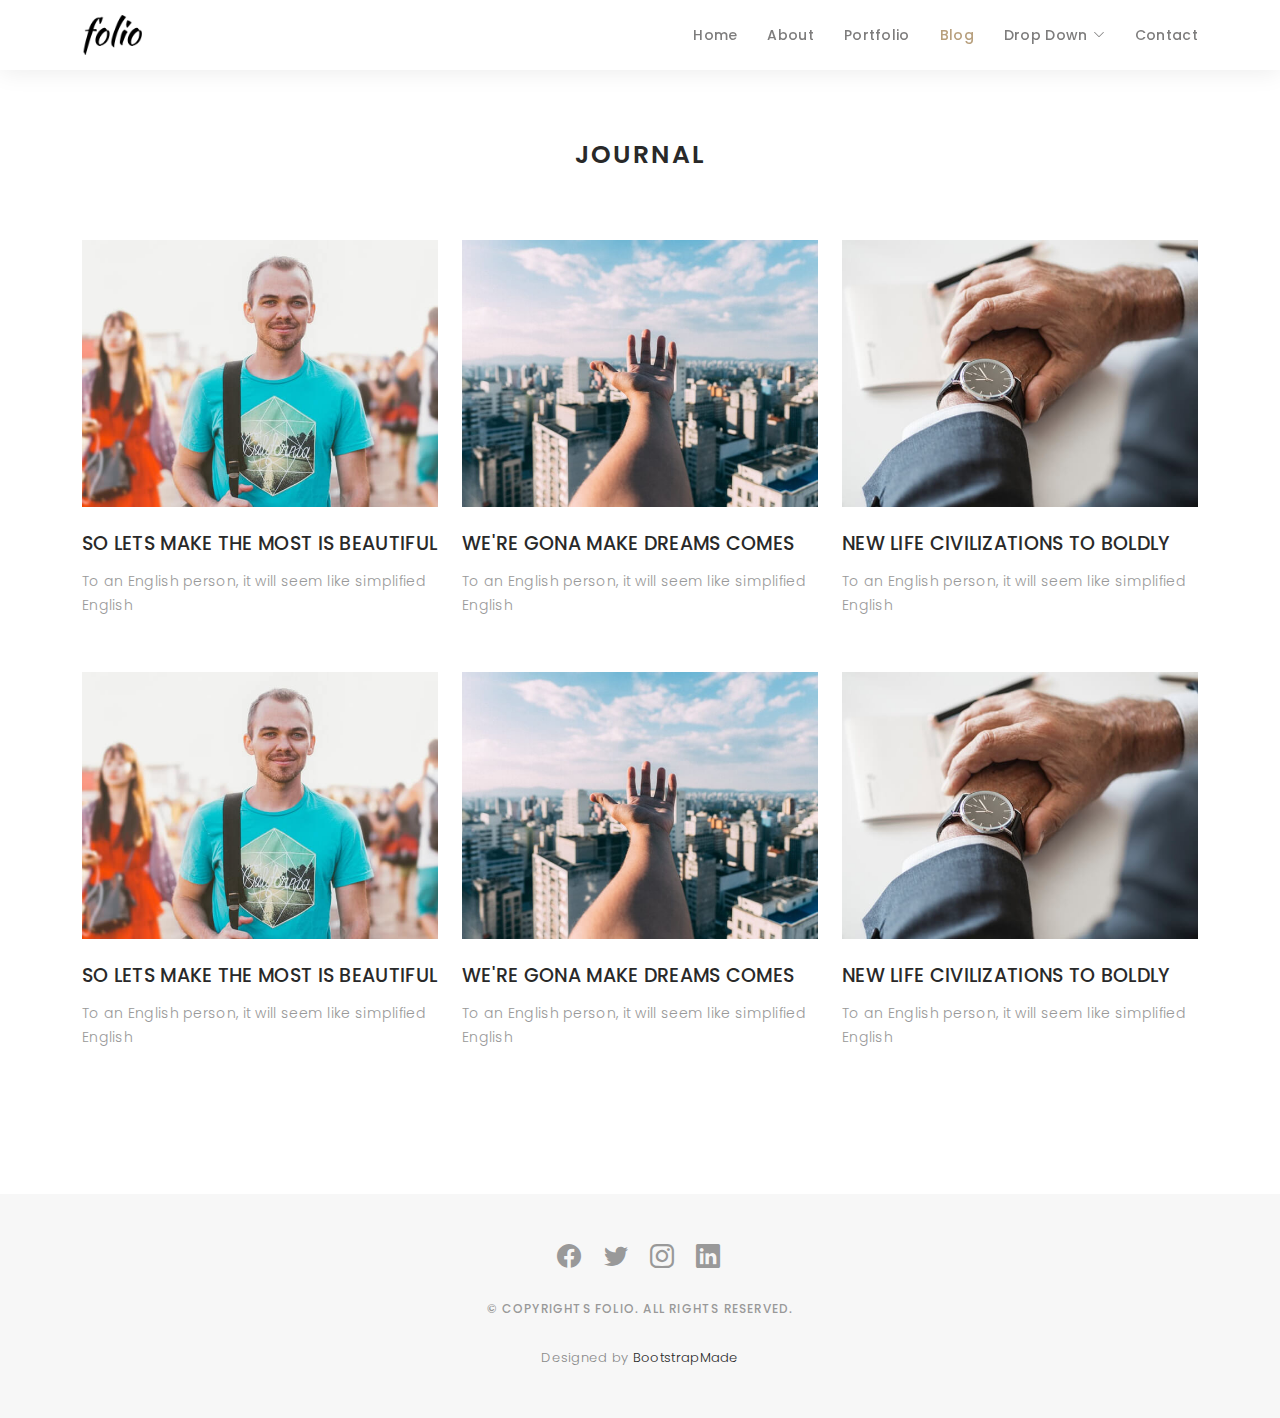
<file: blog-grid.html>
<!DOCTYPE html>
<html lang="en">

<head>
  <meta charset="utf-8">
  <meta content="width=device-width, initial-scale=1.0" name="viewport">

  <title>Folio Bootstrap Template - Blog Grid</title>
  <meta content="" name="description">
  <meta content="" name="keywords">

  <!-- Favicons -->
  <link href="assets/img/favicon.png" rel="icon">
  <link href="assets/img/apple-touch-icon.png" rel="apple-touch-icon">

  <!-- Google Fonts -->
  <link href="https://fonts.googleapis.com/css?family=Poppins:300,300i,400,400i,500,500i,600,600i,700,700i|Playfair+Display:400,400i,500,500i,600,600i,700,700i,900,900i" rel="stylesheet">

  <!-- Vendor CSS Files -->
  <link href="assets/vendor/bootstrap/css/bootstrap.min.css" rel="stylesheet">
  <link href="assets/vendor/bootstrap-icons/bootstrap-icons.css" rel="stylesheet">
  <link href="assets/vendor/boxicons/css/boxicons.min.css" rel="stylesheet">
  <link href="assets/vendor/glightbox/css/glightbox.min.css" rel="stylesheet">
  <link href="assets/vendor/swiper/swiper-bundle.min.css" rel="stylesheet">

  <!-- Template Main CSS File -->
  <link href="assets/css/style.css" rel="stylesheet">

  <!-- =======================================================
  * Template Name: Folio - v4.6.0
  * Template URL: https://bootstrapmade.com/folio-bootstrap-portfolio-template/
  * Author: BootstrapMade.com
  * License: https://bootstrapmade.com/license/
  ======================================================== -->
</head>

<body>

  <!-- ======= Header ======= -->
  <header id="header" class="fixed-top header-inner-pages">
    <div class="container d-flex align-items-center justify-content-between">

      <a href="index.html" class="logo"><img src="assets/img/logo.png" alt="" class="img-fluid"></a>
      <!-- Uncomment below if you prefer to use an text logo -->
      <!-- <h1 class="logo"><a href="index.html">Folio</a></h1> -->

      <nav id="navbar" class="navbar">
        <ul>
          <li><a class="nav-link scrollto " href="#hero">Home</a></li>
          <li><a class="nav-link scrollto" href="#about">About</a></li>
          <li><a class="nav-link  scrollto" href="#portfolio">Portfolio</a></li>
          <li><a class="nav-link active  scrollto" href="#journal">Blog</a></li>
          <li class="dropdown"><a href="#"><span>Drop Down</span> <i class="bi bi-chevron-down"></i></a>
            <ul>
              <li><a href="#">Drop Down 1</a></li>
              <li class="dropdown"><a href="#"><span>Deep Drop Down</span> <i class="bi bi-chevron-right"></i></a>
                <ul>
                  <li><a href="#">Deep Drop Down 1</a></li>
                  <li><a href="#">Deep Drop Down 2</a></li>
                  <li><a href="#">Deep Drop Down 3</a></li>
                  <li><a href="#">Deep Drop Down 4</a></li>
                  <li><a href="#">Deep Drop Down 5</a></li>
                </ul>
              </li>
              <li><a href="#">Drop Down 2</a></li>
              <li><a href="#">Drop Down 3</a></li>
              <li><a href="#">Drop Down 4</a></li>
            </ul>
          </li>
          <li><a class="nav-link scrollto" href="#contact">Contact</a></li>
        </ul>
        <i class="bi bi-list mobile-nav-toggle"></i>
      </nav><!-- .navbar -->

    </div>
  </header><!-- End Header -->

  <main id="main">

    <!-- ======= Blog Grid ======= -->
    <div id="journal-blog" class="text-left  paddsections">

      <div class="container">
        <div class="section-title text-center">
          <h2>journal</h2>
        </div>
      </div>

      <div class="container">
        <div class="journal-block">
          <div class="row">

            <div class="col-lg-4 col-md-6">
              <div class="journal-info mb-30">

                <a href="blog-single.html"><img src="assets/img/blog-post-1.jpg" class="img-responsive" alt="img"></a>

                <div class="journal-txt">

                  <h4><a href="blog-single.html">SO LETS MAKE THE MOST IS BEAUTIFUL</a></h4>
                  <p class="separator">To an English person, it will seem like simplified English
                  </p>

                </div>

              </div>
            </div>

            <div class="col-lg-4 col-md-6">
              <div class="journal-info mb-30">

                <a href="blog-single.html"><img src="assets/img/blog-post-2.jpg" class="img-responsive" alt="img"></a>

                <div class="journal-txt">

                  <h4><a href="blog-single.html">WE'RE GONA MAKE DREAMS COMES</a></h4>
                  <p class="separator">To an English person, it will seem like simplified English
                  </p>

                </div>

              </div>
            </div>

            <div class="col-lg-4 col-md-6">
              <div class="journal-info mb-30">

                <a href="blog-single.html"><img src="assets/img/blog-post-3.jpg" class="img-responsive" alt="img"></a>

                <div class="journal-txt">

                  <h4><a href="blog-single.html">NEW LIFE CIVILIZATIONS TO BOLDLY</a></h4>
                  <p class="separator">To an English person, it will seem like simplified English
                  </p>

                </div>

              </div>
            </div>

            <div class="col-lg-4 col-md-6">
              <div class="journal-info mb-30">

                <a href="blog-single.html"><img src="assets/img/blog-post-1.jpg" class="img-responsive" alt="img"></a>

                <div class="journal-txt">

                  <h4><a href="blog-single.html">SO LETS MAKE THE MOST IS BEAUTIFUL</a></h4>
                  <p class="separator">To an English person, it will seem like simplified English
                  </p>

                </div>

              </div>
            </div>

            <div class="col-lg-4 col-md-6">
              <div class="journal-info mb-30">

                <a href="blog-single.html"><img src="assets/img/blog-post-2.jpg" class="img-responsive" alt="img"></a>

                <div class="journal-txt">

                  <h4><a href="blog-single.html">WE'RE GONA MAKE DREAMS COMES</a></h4>
                  <p class="separator">To an English person, it will seem like simplified English
                  </p>

                </div>

              </div>
            </div>

            <div class="col-lg-4 col-md-6">
              <div class="journal-info mb-30">

                <a href="blog-single.html"><img src="assets/img/blog-post-3.jpg" class="img-responsive" alt="img"></a>

                <div class="journal-txt">

                  <h4><a href="blog-single.html">NEW LIFE CIVILIZATIONS TO BOLDLY</a></h4>
                  <p class="separator">To an English person, it will seem like simplified English
                  </p>

                </div>

              </div>
            </div>

          </div>
        </div>
      </div>
    </div><!-- End Blog Grid -->

  </main><!-- End #main -->

  <!-- ======= Footer ======= -->
  <div id="footer" class="text-center">
    <div class="container">
      <div class="socials-media text-center">

        <ul class="list-unstyled">
          <li><a href="#"><i class="bi bi-facebook"></i></a></li>
          <li><a href="#"><i class="bi bi-twitter"></i></a></li>
          <li><a href="#"><i class="bi bi-instagram"></i></a></li>
          <li><a href="#"><i class="bi bi-linkedin"></i></a></li>
        </ul>

      </div>

      <p>&copy; Copyrights Folio. All rights reserved.</p>

      <div class="credits">
        <!--
        All the links in the footer should remain intact.
        You can delete the links only if you purchased the pro version.
        Licensing information: https://bootstrapmade.com/license/
        Purchase the pro version with working PHP/AJAX contact form: https://bootstrapmade.com/buy/?theme=Folio
      -->
        Designed by <a href="https://bootstrapmade.com/">BootstrapMade</a>
      </div>

    </div>
  </div><!-- End Footer -->

  <a href="#" class="back-to-top d-flex align-items-center justify-content-center"><i class="bi bi-arrow-up-short"></i></a>

  <!-- Vendor JS Files -->
  <script src="assets/vendor/bootstrap/js/bootstrap.bundle.min.js"></script>
  <script src="assets/vendor/glightbox/js/glightbox.min.js"></script>
  <script src="assets/vendor/isotope-layout/isotope.pkgd.min.js"></script>
  <script src="assets/vendor/php-email-form/validate.js"></script>
  <script src="assets/vendor/swiper/swiper-bundle.min.js"></script>
  <script src="assets/vendor/typed.js/typed.min.js"></script>

  <!-- Template Main JS File -->
  <script src="assets/js/main.js"></script>

</body>

</html>
</file>
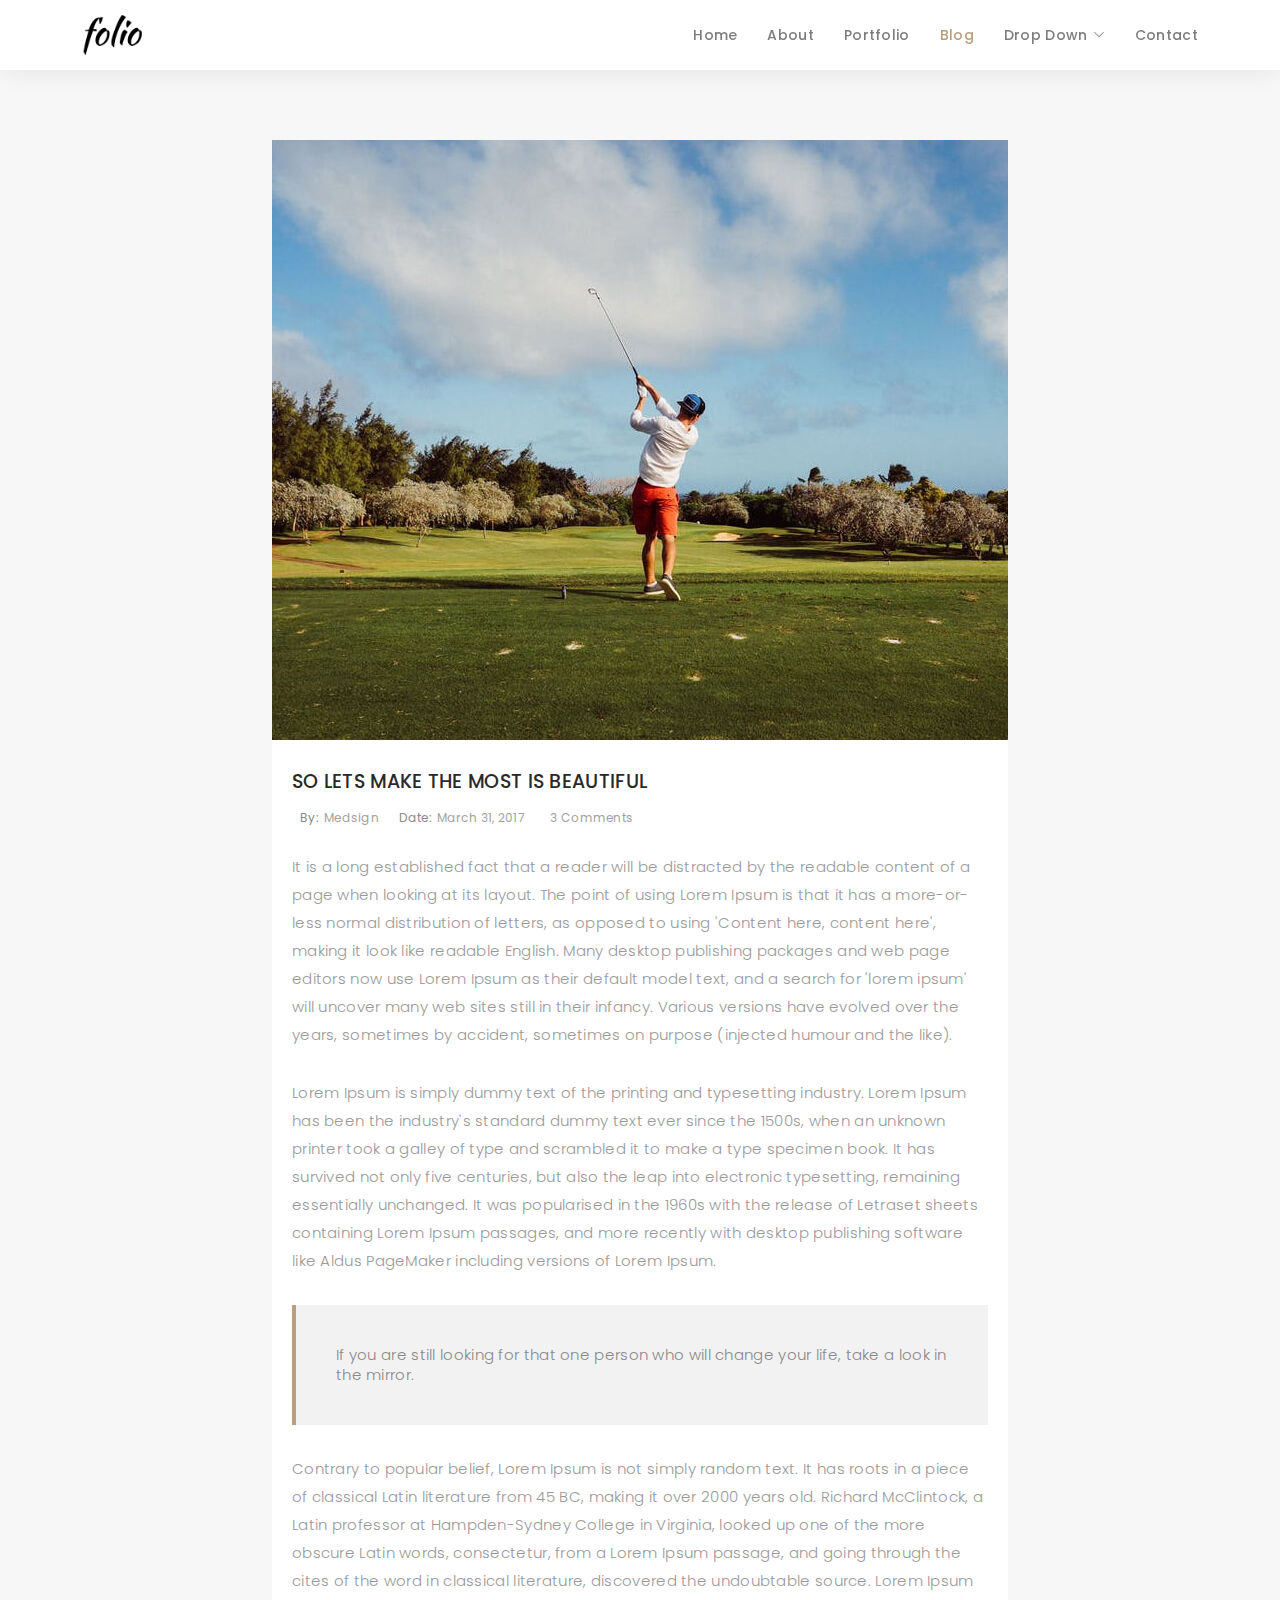
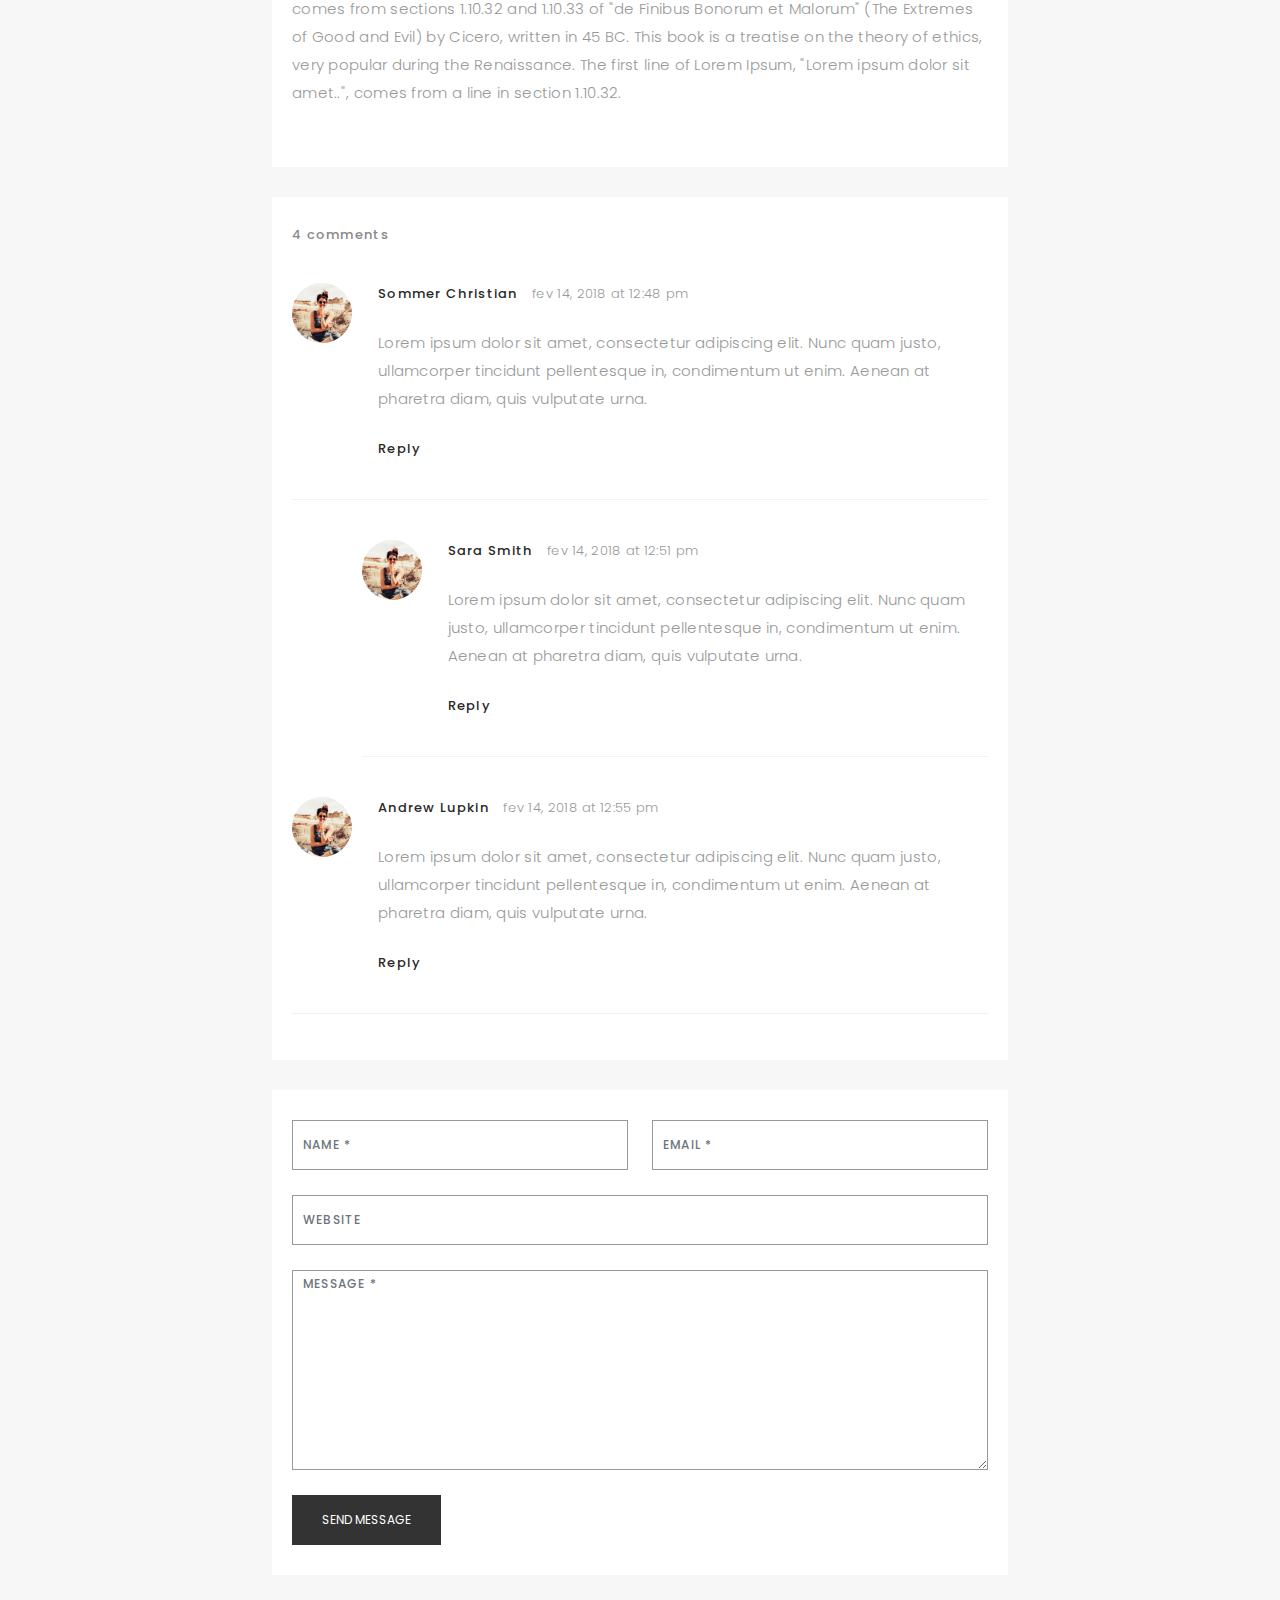
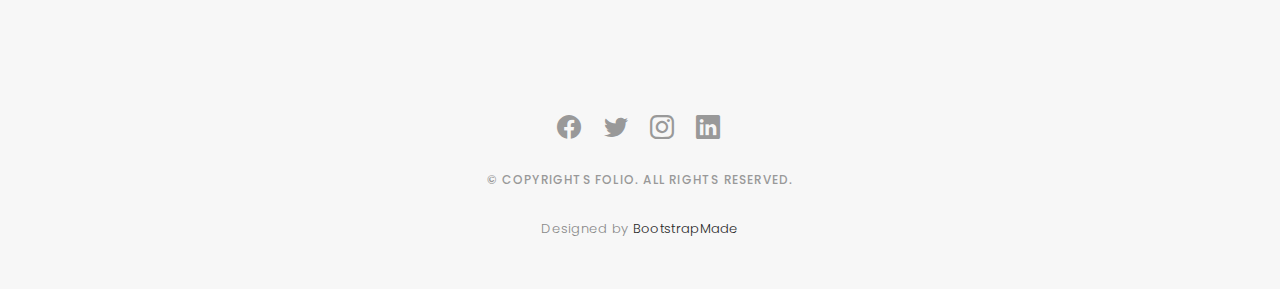
<file: blog-single.html>
<!DOCTYPE html>
<html lang="en">

<head>
  <meta charset="utf-8">
  <meta content="width=device-width, initial-scale=1.0" name="viewport">

  <title>Folio Bootstrap Template - Blog Single</title>
  <meta content="" name="description">
  <meta content="" name="keywords">

  <!-- Favicons -->
  <link href="assets/img/favicon.png" rel="icon">
  <link href="assets/img/apple-touch-icon.png" rel="apple-touch-icon">

  <!-- Google Fonts -->
  <link href="https://fonts.googleapis.com/css?family=Poppins:300,300i,400,400i,500,500i,600,600i,700,700i|Playfair+Display:400,400i,500,500i,600,600i,700,700i,900,900i" rel="stylesheet">

  <!-- Vendor CSS Files -->
  <link href="assets/vendor/bootstrap/css/bootstrap.min.css" rel="stylesheet">
  <link href="assets/vendor/bootstrap-icons/bootstrap-icons.css" rel="stylesheet">
  <link href="assets/vendor/boxicons/css/boxicons.min.css" rel="stylesheet">
  <link href="assets/vendor/glightbox/css/glightbox.min.css" rel="stylesheet">
  <link href="assets/vendor/swiper/swiper-bundle.min.css" rel="stylesheet">

  <!-- Template Main CSS File -->
  <link href="assets/css/style.css" rel="stylesheet">

  <!-- =======================================================
  * Template Name: Folio - v4.6.0
  * Template URL: https://bootstrapmade.com/folio-bootstrap-portfolio-template/
  * Author: BootstrapMade.com
  * License: https://bootstrapmade.com/license/
  ======================================================== -->
</head>

<body>

  <!-- ======= Header ======= -->
  <header id="header" class="fixed-top header-inner-pages">
    <div class="container d-flex align-items-center justify-content-between">

      <a href="index.html" class="logo"><img src="assets/img/logo.png" alt="" class="img-fluid"></a>
      <!-- Uncomment below if you prefer to use an text logo -->
      <!-- <h1 class="logo"><a href="index.html">Folio</a></h1> -->

      <nav id="navbar" class="navbar">
        <ul>
          <li><a class="nav-link scrollto " href="#hero">Home</a></li>
          <li><a class="nav-link scrollto" href="#about">About</a></li>
          <li><a class="nav-link  scrollto" href="#portfolio">Portfolio</a></li>
          <li><a class="nav-link active  scrollto" href="#journal">Blog</a></li>
          <li class="dropdown"><a href="#"><span>Drop Down</span> <i class="bi bi-chevron-down"></i></a>
            <ul>
              <li><a href="#">Drop Down 1</a></li>
              <li class="dropdown"><a href="#"><span>Deep Drop Down</span> <i class="bi bi-chevron-right"></i></a>
                <ul>
                  <li><a href="#">Deep Drop Down 1</a></li>
                  <li><a href="#">Deep Drop Down 2</a></li>
                  <li><a href="#">Deep Drop Down 3</a></li>
                  <li><a href="#">Deep Drop Down 4</a></li>
                  <li><a href="#">Deep Drop Down 5</a></li>
                </ul>
              </li>
              <li><a href="#">Drop Down 2</a></li>
              <li><a href="#">Drop Down 3</a></li>
              <li><a href="#">Drop Down 4</a></li>
            </ul>
          </li>
          <li><a class="nav-link scrollto" href="#contact">Contact</a></li>
        </ul>
        <i class="bi bi-list mobile-nav-toggle"></i>
      </nav><!-- .navbar -->

    </div>
  </header><!-- End Header -->

  <main id="main">

    <!-- ======= Blog Single ======= -->
    <div class="main-content paddsection">
      <div class="container">
        <div class="row justify-content-center">
          <div class="col-md-8 col-md-offset-2">
            <div class="row">
              <div class="container-main single-main">
                <div class="col-md-12">
                  <div class="block-main mb-30">
                    <img src="assets/img/blog-post-big.jpg" class="img-responsive" alt="reviews2">
                    <div class="content-main single-post padDiv">
                      <div class="journal-txt">
                        <h4><a href="#">SO LETS MAKE THE MOST IS BEAUTIFUL</a></h4>
                      </div>
                      <div class="post-meta">
                        <ul class="list-unstyled mb-0">
                          <li class="author">by:<a href="#">medsign</a></li>
                          <li class="date">date:<a href="#">March 31, 2017</a></li>
                          <li class="commont"><i class="ion-ios-heart-outline"></i><a href="#">3 Comments</a></li>
                        </ul>
                      </div>
                      <p class="mb-30">It is a long established fact that a reader will be distracted by the readable content of a page when looking at its layout. The point of using Lorem Ipsum is that it has a more-or-less normal distribution of letters, as opposed to
                        using 'Content here, content here', making it look like readable English. Many desktop publishing packages and web page editors now use Lorem Ipsum as their default model text, and a search for 'lorem ipsum' will uncover many web
                        sites still in their infancy. Various versions have evolved over the years, sometimes by accident, sometimes on purpose (injected humour and the like).</p>
                      <p class="mb-30">Lorem Ipsum is simply dummy text of the printing and typesetting industry. Lorem Ipsum has been the industry's standard dummy text ever since the 1500s, when an unknown printer took a galley of type and scrambled it to make a type
                        specimen book. It has survived not only five centuries, but also the leap into electronic typesetting, remaining essentially unchanged. It was popularised in the 1960s with the release of Letraset sheets containing Lorem Ipsum passages,
                        and more recently with desktop publishing software like Aldus PageMaker including versions of Lorem Ipsum.</p>
                      <blockquote>If you are still looking for that one person who will change your life, take a look in the mirror.</blockquote>
                      <p class="mb-30">Contrary to popular belief, Lorem Ipsum is not simply random text. It has roots in a piece of classical Latin literature from 45 BC, making it over 2000 years old. Richard McClintock, a Latin professor at Hampden-Sydney College in
                        Virginia, looked up one of the more obscure Latin words, consectetur, from a Lorem Ipsum passage, and going through the cites of the word in classical literature, discovered the undoubtable source. Lorem Ipsum comes from sections
                        1.10.32 and 1.10.33 of "de Finibus Bonorum et Malorum" (The Extremes of Good and Evil) by Cicero, written in 45 BC. This book is a treatise on the theory of ethics, very popular during the Renaissance. The first line of Lorem Ipsum,
                        "Lorem ipsum dolor sit amet..", comes from a line in section 1.10.32.</p>
                    </div>
                  </div>
                </div>
                <div class="col-md-12">
                  <div class="comments text-left padDiv mb-30">
                    <div class="entry-comments">
                      <h6 class="mb-30">4 comments</h6>
                      <ul class="entry-comments-list list-unstyled">
                        <li>
                          <div class="entry-comments-item">
                            <img src="assets/img/avatar.jpg" class="entry-comments-avatar" alt="">
                            <div class="entry-comments-body">
                              <span class="entry-comments-author">Sommer Christian</span>
                              <span><a href="#">fev 14, 2018 at 12:48 pm</a></span>
                              <p class="mb-10">Lorem ipsum dolor sit amet, consectetur adipiscing elit. Nunc quam justo, ullamcorper tincidunt pellentesque in, condimentum ut enim. Aenean at pharetra diam, quis vulputate urna. </p>
                              <a class="rep" href="#">Reply</a>
                            </div>
                          </div>
                          <ul class="entry-comments-reply list-unstyled">
                            <li>
                              <div class="entry-comments-item">
                                <img src="assets/img/avatar.jpg" class="entry-comments-avatar" alt="">
                                <div class="entry-comments-body">
                                  <span class="entry-comments-author">Sara Smith</span>
                                  <span><a href="#">fev 14, 2018 at 12:51 pm</a></span>
                                  <p class="mb-10">Lorem ipsum dolor sit amet, consectetur adipiscing elit. Nunc quam justo, ullamcorper tincidunt pellentesque in, condimentum ut enim. Aenean at pharetra diam, quis vulputate urna.</p>
                                  <a class="rep" href="#">Reply</a>
                                </div>
                              </div>
                            </li>
                          </ul>
                        </li>
                        <li>
                          <div class="entry-comments-item">
                            <img src="assets/img/avatar.jpg" class="entry-comments-avatar" alt="">
                            <div class="entry-comments-body">
                              <span class="entry-comments-author">Andrew Lupkin</span>
                              <span><a href="#">fev 14, 2018 at 12:55 pm</a></span>
                              <p class="mb-10">Lorem ipsum dolor sit amet, consectetur adipiscing elit. Nunc quam justo, ullamcorper tincidunt pellentesque in, condimentum ut enim. Aenean at pharetra diam, quis vulputate urna. </p>
                              <a class="rep" href="#">Reply</a>
                            </div>
                          </div>
                        </li>
                      </ul>
                    </div>
                  </div>
                </div>
                <div class="col-lg-12">
                  <div class="cmt padDiv">
                    <form id="comment-form" method="post" action="" role="form">
                      <div class="row">
                        <div class="col-lg-6">
                          <div class="form-group">
                            <input id="form_name" type="text" name="name" class="form-control" placeholder="Name *" required="required">
                          </div>
                        </div>
                        <div class="col-lg-6">
                          <div class="form-group">
                            <input id="form_email" type="email" name="email" class="form-control" placeholder="email *" required="required">
                          </div>
                        </div>
                        <div class="col-md-12">
                          <div class="form-group">
                            <input id="form_name" type="text" name="website" class="form-control" placeholder="Website">
                          </div>
                        </div>
                        <div class="col-lg-12">
                          <div class="form-group">
                            <textarea id="form_message" name="message" class="form-control" placeholder="Message *" style="height: 200px;" required="required"></textarea>
                          </div>
                        </div>
                        <div class="col-lg-12">
                          <input type="submit" class="btn btn-defeault btn-send" value="Send message">
                        </div>
                      </div>
                    </form>
                  </div>
                </div>
              </div>
            </div>
          </div>
        </div>
      </div>
    </div><!-- End Blog Single -->

  </main><!-- End #main -->

  <!-- ======= Footer ======= -->
  <div id="footer" class="text-center">
    <div class="container">
      <div class="socials-media text-center">

        <ul class="list-unstyled">
          <li><a href="#"><i class="bi bi-facebook"></i></a></li>
          <li><a href="#"><i class="bi bi-twitter"></i></a></li>
          <li><a href="#"><i class="bi bi-instagram"></i></a></li>
          <li><a href="#"><i class="bi bi-linkedin"></i></a></li>
        </ul>

      </div>

      <p>&copy; Copyrights Folio. All rights reserved.</p>

      <div class="credits">
        <!--
        All the links in the footer should remain intact.
        You can delete the links only if you purchased the pro version.
        Licensing information: https://bootstrapmade.com/license/
        Purchase the pro version with working PHP/AJAX contact form: https://bootstrapmade.com/buy/?theme=Folio
      -->
        Designed by <a href="https://bootstrapmade.com/">BootstrapMade</a>
      </div>

    </div>
  </div><!-- End Footer -->

  <a href="#" class="back-to-top d-flex align-items-center justify-content-center"><i class="bi bi-arrow-up-short"></i></a>

  <!-- Vendor JS Files -->
  <script src="assets/vendor/bootstrap/js/bootstrap.bundle.min.js"></script>
  <script src="assets/vendor/glightbox/js/glightbox.min.js"></script>
  <script src="assets/vendor/isotope-layout/isotope.pkgd.min.js"></script>
  <script src="assets/vendor/php-email-form/validate.js"></script>
  <script src="assets/vendor/swiper/swiper-bundle.min.js"></script>
  <script src="assets/vendor/typed.js/typed.min.js"></script>

  <!-- Template Main JS File -->
  <script src="assets/js/main.js"></script>

</body>

</html>
</file>
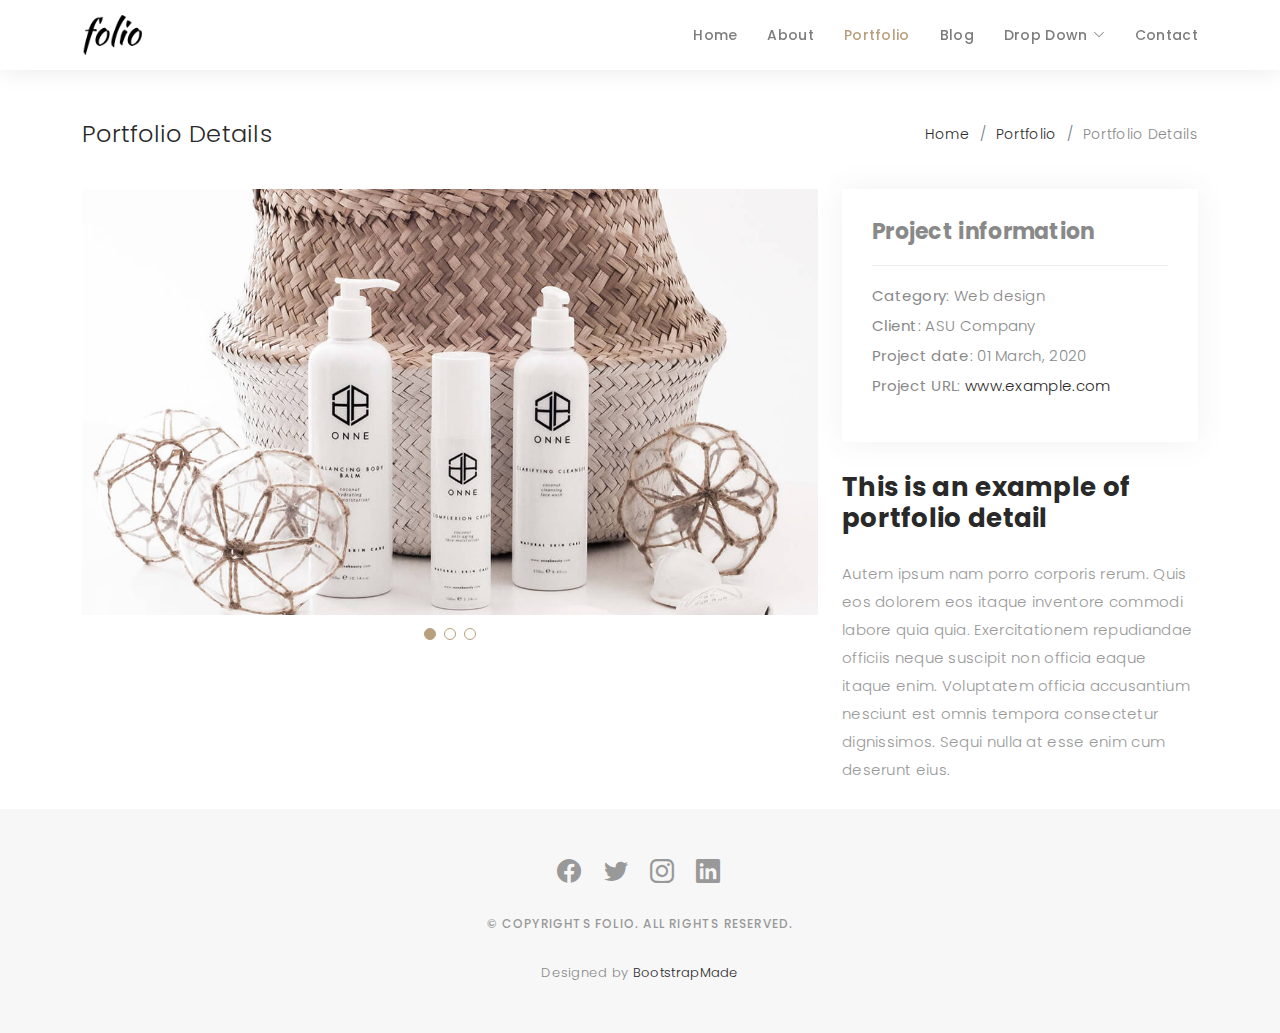
<file: portfolio-details.html>
<!DOCTYPE html>
<html lang="en">

<head>
  <meta charset="utf-8">
  <meta content="width=device-width, initial-scale=1.0" name="viewport">

  <title>Portfolio Details - Folio Bootstrap Template</title>
  <meta content="" name="description">
  <meta content="" name="keywords">

  <!-- Favicons -->
  <link href="assets/img/favicon.png" rel="icon">
  <link href="assets/img/apple-touch-icon.png" rel="apple-touch-icon">

  <!-- Google Fonts -->
  <link href="https://fonts.googleapis.com/css?family=Poppins:300,300i,400,400i,500,500i,600,600i,700,700i|Playfair+Display:400,400i,500,500i,600,600i,700,700i,900,900i" rel="stylesheet">

  <!-- Vendor CSS Files -->
  <link href="assets/vendor/bootstrap/css/bootstrap.min.css" rel="stylesheet">
  <link href="assets/vendor/bootstrap-icons/bootstrap-icons.css" rel="stylesheet">
  <link href="assets/vendor/boxicons/css/boxicons.min.css" rel="stylesheet">
  <link href="assets/vendor/glightbox/css/glightbox.min.css" rel="stylesheet">
  <link href="assets/vendor/swiper/swiper-bundle.min.css" rel="stylesheet">

  <!-- Template Main CSS File -->
  <link href="assets/css/style.css" rel="stylesheet">

  <!-- =======================================================
  * Template Name: Folio - v4.6.0
  * Template URL: https://bootstrapmade.com/folio-bootstrap-portfolio-template/
  * Author: BootstrapMade.com
  * License: https://bootstrapmade.com/license/
  ======================================================== -->
</head>

<body>

  <!-- ======= Header ======= -->
  <header id="header" class="fixed-top header-inner-pages">
    <div class="container d-flex align-items-center justify-content-between">

      <a href="index.html" class="logo"><img src="assets/img/logo.png" alt="" class="img-fluid"></a>
      <!-- Uncomment below if you prefer to use an text logo -->
      <!-- <h1 class="logo"><a href="index.html">Folio</a></h1> -->

      <nav id="navbar" class="navbar">
        <ul>
          <li><a class="nav-link scrollto " href="#hero">Home</a></li>
          <li><a class="nav-link scrollto" href="#about">About</a></li>
          <li><a class="nav-link active  scrollto" href="#portfolio">Portfolio</a></li>
          <li><a class="nav-link  scrollto" href="#journal">Blog</a></li>
          <li class="dropdown"><a href="#"><span>Drop Down</span> <i class="bi bi-chevron-down"></i></a>
            <ul>
              <li><a href="#">Drop Down 1</a></li>
              <li class="dropdown"><a href="#"><span>Deep Drop Down</span> <i class="bi bi-chevron-right"></i></a>
                <ul>
                  <li><a href="#">Deep Drop Down 1</a></li>
                  <li><a href="#">Deep Drop Down 2</a></li>
                  <li><a href="#">Deep Drop Down 3</a></li>
                  <li><a href="#">Deep Drop Down 4</a></li>
                  <li><a href="#">Deep Drop Down 5</a></li>
                </ul>
              </li>
              <li><a href="#">Drop Down 2</a></li>
              <li><a href="#">Drop Down 3</a></li>
              <li><a href="#">Drop Down 4</a></li>
            </ul>
          </li>
          <li><a class="nav-link scrollto" href="#contact">Contact</a></li>
        </ul>
        <i class="bi bi-list mobile-nav-toggle"></i>
      </nav><!-- .navbar -->

    </div>
  </header><!-- End Header -->

  <main id="main">

    <!-- ======= Breadcrumbs Section ======= -->
    <section class="breadcrumbs">
      <div class="container">

        <div class="d-flex justify-content-between align-items-center">
          <h2>Portfolio Details</h2>
          <ol>
            <li><a href="index.html">Home</a></li>
            <li><a href="portfolio.html">Portfolio</a></li>
            <li>Portfolio Details</li>
          </ol>
        </div>

      </div>
    </section><!-- Breadcrumbs Section -->

    <!-- ======= Portfolio Details Section ======= -->
    <section id="portfolio-details" class="portfolio-details">
      <div class="container">

        <div class="row gy-4">

          <div class="col-lg-8">
            <div class="portfolio-details-slider swiper">
              <div class="swiper-wrapper align-items-center">

                <div class="swiper-slide">
                  <img src="assets/img/portfolio/portfolio-details-1.jpg" alt="">
                </div>

                <div class="swiper-slide">
                  <img src="assets/img/portfolio/portfolio-details-2.jpg" alt="">
                </div>

                <div class="swiper-slide">
                  <img src="assets/img/portfolio/portfolio-details-3.jpg" alt="">
                </div>

              </div>
              <div class="swiper-pagination"></div>
            </div>
          </div>

          <div class="col-lg-4">
            <div class="portfolio-info">
              <h3>Project information</h3>
              <ul>
                <li><strong>Category</strong>: Web design</li>
                <li><strong>Client</strong>: ASU Company</li>
                <li><strong>Project date</strong>: 01 March, 2020</li>
                <li><strong>Project URL</strong>: <a href="#">www.example.com</a></li>
              </ul>
            </div>
            <div class="portfolio-description">
              <h2>This is an example of portfolio detail</h2>
              <p>
                Autem ipsum nam porro corporis rerum. Quis eos dolorem eos itaque inventore commodi labore quia quia. Exercitationem repudiandae officiis neque suscipit non officia eaque itaque enim. Voluptatem officia accusantium nesciunt est omnis tempora consectetur dignissimos. Sequi nulla at esse enim cum deserunt eius.
              </p>
            </div>
          </div>

        </div>

      </div>
    </section><!-- End Portfolio Details Section -->

  </main><!-- End #main -->

  <!-- ======= Footer ======= -->
  <div id="footer" class="text-center">
    <div class="container">
      <div class="socials-media text-center">

        <ul class="list-unstyled">
          <li><a href="#"><i class="bi bi-facebook"></i></a></li>
          <li><a href="#"><i class="bi bi-twitter"></i></a></li>
          <li><a href="#"><i class="bi bi-instagram"></i></a></li>
          <li><a href="#"><i class="bi bi-linkedin"></i></a></li>
        </ul>

      </div>

      <p>&copy; Copyrights Folio. All rights reserved.</p>

      <div class="credits">
        <!--
        All the links in the footer should remain intact.
        You can delete the links only if you purchased the pro version.
        Licensing information: https://bootstrapmade.com/license/
        Purchase the pro version with working PHP/AJAX contact form: https://bootstrapmade.com/buy/?theme=Folio
      -->
        Designed by <a href="https://bootstrapmade.com/">BootstrapMade</a>
      </div>

    </div>
  </div><!-- End Footer -->

  <a href="#" class="back-to-top d-flex align-items-center justify-content-center"><i class="bi bi-arrow-up-short"></i></a>

  <!-- Vendor JS Files -->
  <script src="assets/vendor/bootstrap/js/bootstrap.bundle.min.js"></script>
  <script src="assets/vendor/glightbox/js/glightbox.min.js"></script>
  <script src="assets/vendor/isotope-layout/isotope.pkgd.min.js"></script>
  <script src="assets/vendor/php-email-form/validate.js"></script>
  <script src="assets/vendor/swiper/swiper-bundle.min.js"></script>
  <script src="assets/vendor/typed.js/typed.min.js"></script>

  <!-- Template Main JS File -->
  <script src="assets/js/main.js"></script>

</body>

</html>
</file>
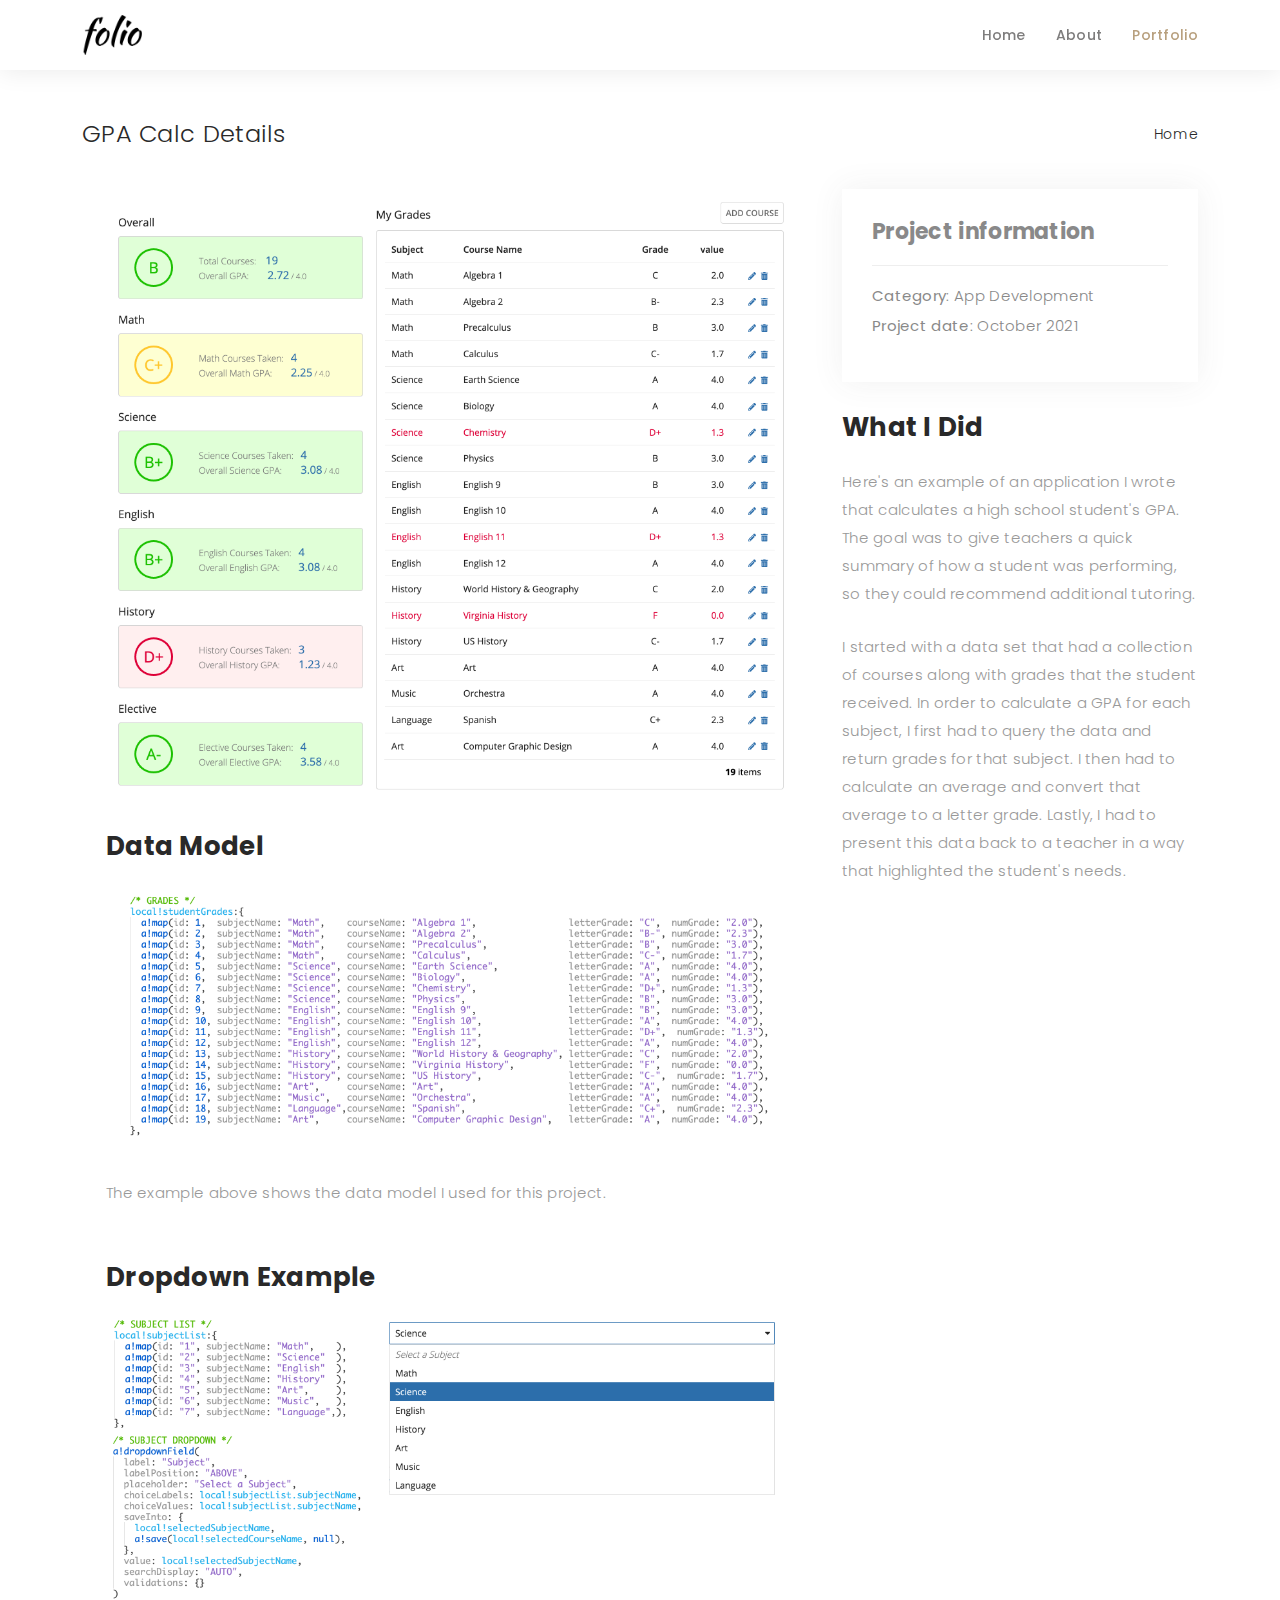
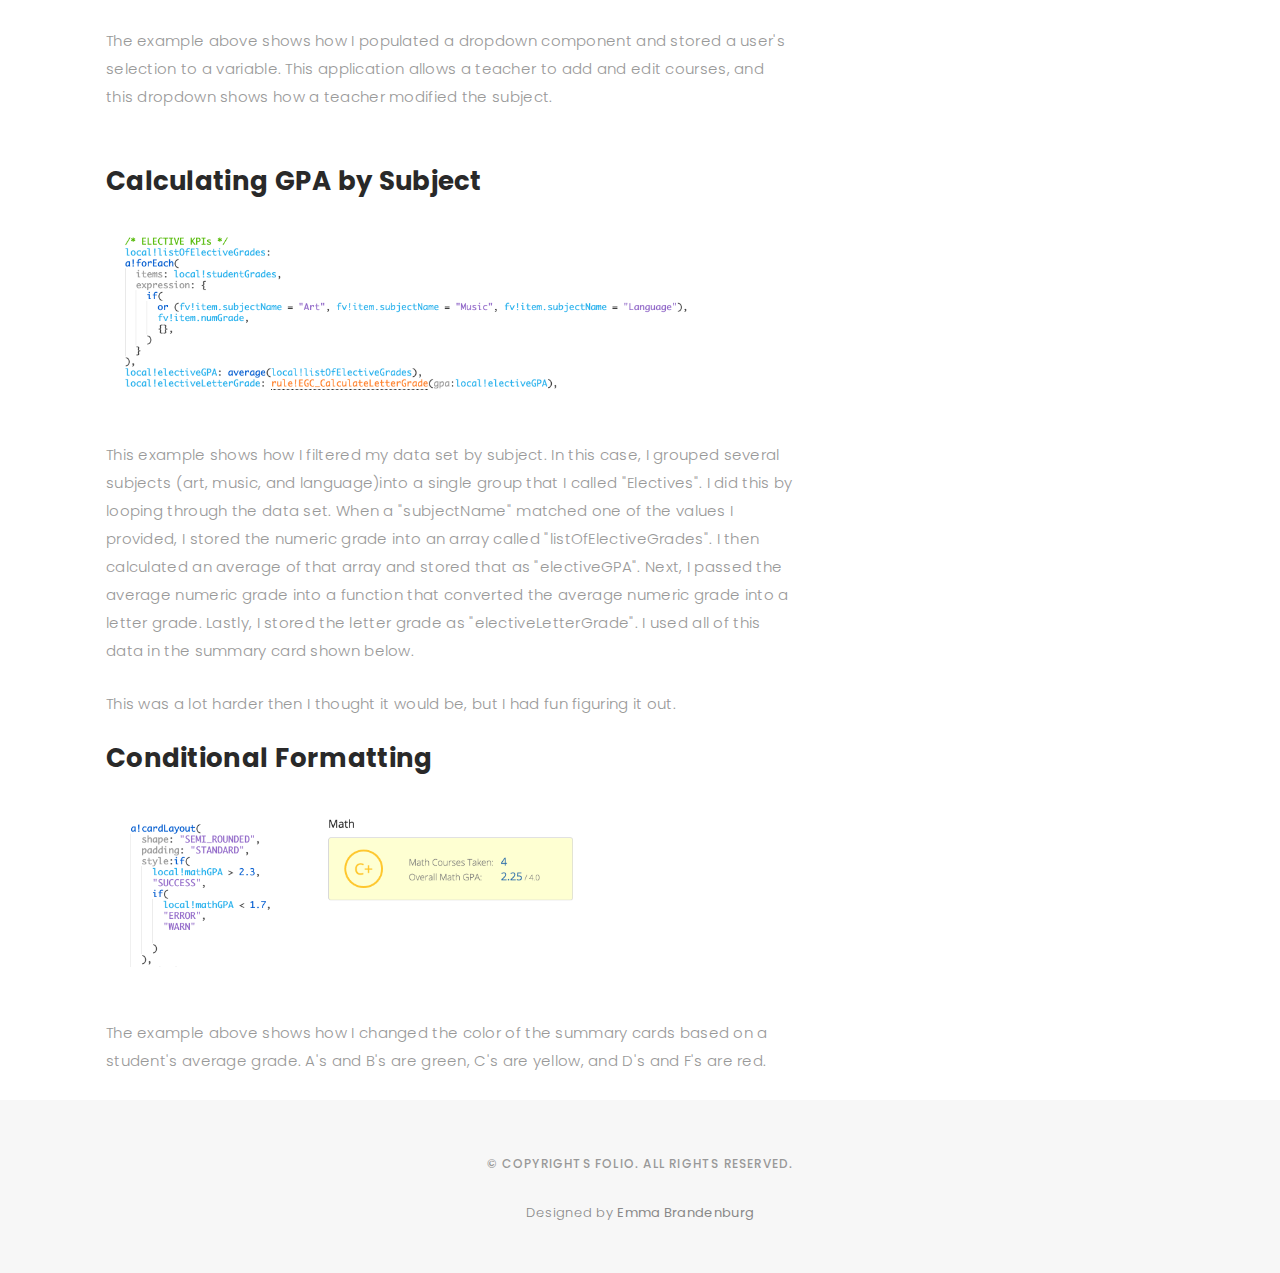
<file: portfolio-GPA_Calc.html>
<!DOCTYPE html>
<html lang="en">

<head>
  <meta charset="utf-8">
  <meta content="width=device-width, initial-scale=1.0" name="viewport">

  <title>Portfolio Details - Folio Bootstrap Template</title>
  <meta content="" name="description">
  <meta content="" name="keywords">

  <!-- Favicons -->
  <link href="assets/img/favicon.png" rel="icon">
  <link href="assets/img/apple-touch-icon.png" rel="apple-touch-icon">

  <!-- Google Fonts -->
  <link href="https://fonts.googleapis.com/css?family=Poppins:300,300i,400,400i,500,500i,600,600i,700,700i|Playfair+Display:400,400i,500,500i,600,600i,700,700i,900,900i" rel="stylesheet">

  <!-- Vendor CSS Files -->
  <link href="assets/vendor/bootstrap/css/bootstrap.min.css" rel="stylesheet">
  <link href="assets/vendor/bootstrap-icons/bootstrap-icons.css" rel="stylesheet">
  <link href="assets/vendor/boxicons/css/boxicons.min.css" rel="stylesheet">
  <link href="assets/vendor/glightbox/css/glightbox.min.css" rel="stylesheet">
  <link href="assets/vendor/swiper/swiper-bundle.min.css" rel="stylesheet">

  <!-- Template Main CSS File -->
  <link href="assets/css/style.css" rel="stylesheet">

  <!-- =======================================================
  * Template Name: Folio - v4.6.0
  * Template URL: https://bootstrapmade.com/folio-bootstrap-portfolio-template/
  * Author: BootstrapMade.com
  * License: https://bootstrapmade.com/license/
  ======================================================== -->
</head>

<body>

  <!-- ======= Header ======= -->
  <header id="header" class="fixed-top header-inner-pages">
    <div class="container d-flex align-items-center justify-content-between">

      <a href="index.html" class="logo"><img src="assets/img/logo.png" alt="" class="img-fluid"></a>
      <!-- Uncomment below if you prefer to use an text logo -->
      <!-- <h1 class="logo"><a href="index.html">Folio</a></h1> -->

      <nav id="navbar" class="navbar">
        <ul>
          <li><a class="nav-link scrollto " href="#hero">Home</a></li>
          <li><a class="nav-link scrollto" href="#about">About</a></li>
          <li><a class="nav-link active  scrollto" href="#portfolio">Portfolio</a></li>
          <!--<li><a class="nav-link  scrollto" href="#journal">Blog</a></li> -->
          <!--<li class="dropdown"><a href="#"><span>Drop Down</span> <i class="bi bi-chevron-down"></i></a>
            <ul>
              <li><a href="#">Drop Down 1</a></li>
              <li class="dropdown"><a href="#"><span>Deep Drop Down</span> <i class="bi bi-chevron-right"></i></a>
                <ul>
                  <li><a href="#">Deep Drop Down 1</a></li>
                  <li><a href="#">Deep Drop Down 2</a></li>
                  <li><a href="#">Deep Drop Down 3</a></li>
                  <li><a href="#">Deep Drop Down 4</a></li>
                  <li><a href="#">Deep Drop Down 5</a></li>
                </ul>
              </li>
              <li><a href="#">Drop Down 2</a></li>
              <li><a href="#">Drop Down 3</a></li>
              <li><a href="#">Drop Down 4</a></li>
            </ul>
          </li>-->
          <!--<li><a class="nav-link scrollto" href="#contact">Contact</a></li>-->
        </ul>
        <i class="bi bi-list mobile-nav-toggle"></i>
      </nav><!-- .navbar -->

    </div>
  </header><!-- End Header -->

  <main id="main">

    <!-- ======= Breadcrumbs Section ======= -->
    <section class="breadcrumbs">
      <div class="container">

        <div class="d-flex justify-content-between align-items-center">
          <h2>GPA Calc Details</h2>
          <ol>
            <li><a href="index.html">Home</a></li>
            <!--<li><a href="portfolio.html">Portfolio</a></li>
            <li>Portfolio Details</li>-->
          </ol>
        </div>

      </div>
    </section><!-- Breadcrumbs Section -->
      
      

    <!-- ======= Portfolio Details Section ======= -->
    <section id="portfolio-details" class="portfolio-details">
      <div class="container">

        <div class="row gy-4">

          <div class="col-lg-8">
            <div class="portfolio-details-slider swiper">
            <!-- Example 1 -->
            <div class="container">
                <img src="assets/img/portfolio/Desktop HD.png" alt="">
        

                
            <!-- Example 2 -->
            <div class="portfolio-description">
              <h2>Data Model </h2>
                   <img src="assets/img/portfolio/Desktop HD Copy.png" alt="">
                <p>
                The example above shows the data model I used for this project. 
              </p>
                 
            </div>
                
            <!-- Example 4 -->
            <div class="portfolio-description">
              <h2>Dropdown Example</h2>
                   <img src="assets/img/portfolio/Desktop HD Copy 7.png" alt="">
              <p>
                The example above shows how I populated a dropdown component and stored a user's selection to a variable.  This application allows a teacher to add and edit courses, and this dropdown shows how a teacher modified the subject.   
              </p>
            </div>
                
            <!-- Example 5 -->
            <div class="portfolio-description">
              <h2>Calculating GPA by Subject</h2>
                <img src="assets/img/portfolio/Desktop HD Copy 2.png" alt="">
              <p>
                This example shows how I filtered my data set by subject.  In this case, I grouped several subjects (art, music, and language)into a single group that I called "Electives".  I did this by looping through the data set. When a "subjectName" matched one of the values I provided, I stored the numeric grade into an array called "listOfElectiveGrades".  I then calculated an average of that array and stored that as "electiveGPA".  Next, I passed the average numeric grade into a function that converted the average numeric grade into a letter grade. Lastly, I stored the letter grade as "electiveLetterGrade".  I used all of this data in the summary card shown below. 
              </p>
                <p>This was a lot harder then I thought it would be, but I had fun figuring it out.
                    </p>
               <h2>Conditional Formatting</h2>   
                <img src="assets/img/portfolio/Desktop HD Copy 3.png" alt="">
              <p>
                The example above shows how I changed the color of the summary cards based on a student's average grade. A's and B's are green, C's are yellow, and D's and F's are red.
              </p>
            </div>
        </div>
              
            </div>
              
          </div>


          <div class="col-lg-4">
            <div class="portfolio-info" >
              <h3>Project information</h3>
              <ul>
                <li><strong>Category</strong>: App Development</li>
               <!-- <li><strong>Client</strong>: ASU Company</li> -->
                <li><strong>Project date</strong>: October 2021</li>
                <!--<li><strong>Project URL</strong>:  <a  href="#">www.example.com</a></li> -->
              </ul>
            </div>
            <div class="portfolio-description">
              <h2>What I Did</h2>
              <p>
                Here's an example of an application I wrote that calculates a high school student's GPA.  The goal was to give teachers a quick summary of how a student was performing, so they could recommend additional tutoring.
                  
              </p>
                <p>
                I started with a data set that had a collection of courses along with grades that the student received.  In order to calculate a GPA for each subject, I first had to query the data and return grades for that subject.  I then had to calculate an average and convert that average to a letter grade.  Lastly, I had to present this data back to a teacher in a way that highlighted the student's needs.  
                  
              </p>
            </div>

            
          </div>

        </div>

      </div>
        
    </section>

      
    <!-- End Portfolio Details Section -->

  </main><!-- End #main -->

  <!-- ======= Footer ======= -->
  <div id="footer" class="text-center">
    <div class="container">
      <div class="socials-media text-center">

        <!--<ul class="list-unstyled">
          <li><a href="#"><i class="bi bi-facebook"></i></a></li>
          <li><a href="#"><i class="bi bi-twitter"></i></a></li>
          <li><a href="#"><i class="bi bi-instagram"></i></a></li>
          <li><a href="#"><i class="bi bi-linkedin"></i></a></li>
        </ul>-->

      </div>

      <p>&copy; Copyrights Folio. All rights reserved.</p>

      <div class="credits">
        <!--
        All the links in the footer should remain intact.
        You can delete the links only if you purchased the pro version.
        Licensing information: https://bootstrapmade.com/license/
        Purchase the pro version with working PHP/AJAX contact form: https://bootstrapmade.com/buy/?theme=Folio
      -->
        Designed by <strong>Emma Brandenburg</strong>
      </div>

    </div>
  </div><!-- End Footer -->

  <a href="#" class="back-to-top d-flex align-items-center justify-content-center"><i class="bi bi-arrow-up-short"></i></a>

  <!-- Vendor JS Files -->
  <script src="assets/vendor/bootstrap/js/bootstrap.bundle.min.js"></script>
  <script src="assets/vendor/glightbox/js/glightbox.min.js"></script>
  <script src="assets/vendor/isotope-layout/isotope.pkgd.min.js"></script>
  <script src="assets/vendor/php-email-form/validate.js"></script>
  <script src="assets/vendor/swiper/swiper-bundle.min.js"></script>
  <script src="assets/vendor/typed.js/typed.min.js"></script>

  <!-- Template Main JS File -->
  <script src="assets/js/main.js"></script>

</body>

</html>
</file>
<file: assets/css/style.css>
/**
* Template Name: Folio - v4.6.0
* Template URL: https://bootstrapmade.com/folio-bootstrap-portfolio-template/
* Author: BootstrapMade.com
* License: https://bootstrapmade.com/license/
*/

/*--------------------------------------------------------------
# General
--------------------------------------------------------------*/
body {
  background: #ffffff;
  color: #898989;
  font-family: "Poppins", helvetica;
  font-size: 15px;
  font-weight: 300;
  line-height: 20px;
  letter-spacing: 0.02em;
  overflow-x: hidden;
  margin: 0 auto;
  padding: 0;
  box-sizing: border-box;
}

h1, h2, h3, h4, h5, h6 {
  margin: 0;
}

h2 {
  color: #292929;
  font-weight: 600;
}

h4 {
  color: #292929;
  font-size: 14px;
  font-weight: 600;
}

a {
  color: #292929;
  text-decoration: none !important;
  transition: all 0.5s ease-in-out 0s;
}

a:hover {
  transition: all 0.5s ease-in-out 0s;
}

p {
  margin: 25px 0;
  padding: 0;
  font-size: 15px;
  color: #999999;
  line-height: 28px;
}

::-moz-selection {
  background: #b8a07e;
  color: #fff;
}

::selection {
  background: #b8a07e;
  color: #fff;
}

.btn {
  background: #333;
  border: medium none;
  border-radius: 0;
  color: #fff;
  font-size: 12px;
  height: 50px;
  line-height: 50px;
  padding: 0 30px;
  text-transform: uppercase;
}

.btn:hover, .btn:focus {
  color: #fff;
}

.padDiv {
  padding: 30px 20px;
}

.section-title {
  margin-bottom: 70px;
}

.section-title h2 {
  font-size: 25px;
  letter-spacing: 2px;
  text-transform: uppercase;
}

.form-control {
  background-color: transparent;
  border: 1px solid #999;
  border-radius: 0;
  color: #999999;
  font-size: 12px;
  font-weight: 500;
  height: 50px;
  letter-spacing: 0.1em;
  padding-left: 10px;
  margin: 0 0 25px 0;
  line-height: 14px;
  text-transform: uppercase;
}

.form-control:focus {
  box-shadow: none;
  outline: 0 none;
}

.paddsection {
  padding-top: 90px;
  padding-bottom: 90px;
}

.paddsections {
  padding-top: 90px;
  padding-bottom: 90px !important;
}

.hvr-shutter-in-horizontal::before {
  background: #333;
}

.hvr-shutter-in-horizontal:hover {
  background: #b8a07e;
}

.mb-30 {
  margin-bottom: 30px;
}

.main-content {
  padding-top: 140px;
}

/*--------------------------------------------------------------
# Back to top button
--------------------------------------------------------------*/
.back-to-top {
  position: fixed;
  visibility: hidden;
  opacity: 0;
  right: 15px;
  bottom: 15px;
  z-index: 996;
  background: #b8a07e;
  width: 40px;
  height: 40px;
  border-radius: 4px;
  transition: all 0.4s;
}
.back-to-top i {
  font-size: 28px;
  color: #fff;
  line-height: 0;
}
.back-to-top:hover {
  background: #c6b398;
  color: #fff;
}
.back-to-top.active {
  visibility: visible;
  opacity: 1;
}

/*--------------------------------------------------------------
# Header
--------------------------------------------------------------*/
#header {
  transition: all 0.5s;
  z-index: 997;
  padding: 15px 0;
  background-color: #fff;
  top: -100%;
  box-shadow: 0px 2px 25px rgba(0, 0, 0, 0.08);
}
#header.header-scrolled, #header.header-inner-pages {
  top: 0;
}
#header .logo {
  font-size: 30px;
  margin: 0;
  padding: 0;
  line-height: 1;
  font-weight: 600;
  letter-spacing: 1px;
  font-family: "Playfair Display", sans-serif;
  font-style: italic;
}
#header .logo a {
  color: #898989;
}
#header .logo img {
  max-height: 40px;
}
@media (max-width: 992px) {
  #header {
    border: 0;
  }
}

/*--------------------------------------------------------------
# Navigation Menu
--------------------------------------------------------------*/
/**
* Desktop Navigation 
*/
.navbar {
  padding: 0;
}
.navbar ul {
  margin: 0;
  padding: 0;
  display: flex;
  list-style: none;
  align-items: center;
}
.navbar li {
  position: relative;
}
.navbar a, .navbar a:focus {
  display: flex;
  align-items: center;
  justify-content: space-between;
  padding: 10px 0 10px 30px;
  font-family: "Poppins", sans-serif;
  font-size: 14px;
  font-weight: 500;
  color: #7e7d7d;
  white-space: nowrap;
  transition: 0.3s;
}
.navbar a i, .navbar a:focus i {
  font-size: 12px;
  line-height: 0;
  margin-left: 5px;
}
.navbar a:hover, .navbar .active, .navbar .active:focus, .navbar li:hover > a {
  color: #b8a07e;
}
.navbar .dropdown ul {
  display: block;
  position: absolute;
  left: 30px;
  top: calc(100% + 30px);
  margin: 0;
  padding: 10px 0;
  z-index: 99;
  opacity: 0;
  visibility: hidden;
  background: #fff;
  box-shadow: 0px 0px 30px rgba(127, 137, 161, 0.25);
  transition: 0.3s;
}
.navbar .dropdown ul li {
  min-width: 200px;
}
.navbar .dropdown ul a {
  padding: 10px 20px;
  font-weight: 400;
}
.navbar .dropdown ul a i {
  font-size: 12px;
}
.navbar .dropdown ul a:hover, .navbar .dropdown ul .active:hover, .navbar .dropdown ul li:hover > a {
  color: #b8a07e;
}
.navbar .dropdown:hover > ul {
  opacity: 1;
  top: 100%;
  visibility: visible;
}
.navbar .dropdown .dropdown ul {
  top: 0;
  left: calc(100% - 30px);
  visibility: hidden;
}
.navbar .dropdown .dropdown:hover > ul {
  opacity: 1;
  top: 0;
  left: 100%;
  visibility: visible;
}
@media (max-width: 1366px) {
  .navbar .dropdown .dropdown ul {
    left: -90%;
  }
  .navbar .dropdown .dropdown:hover > ul {
    left: -100%;
  }
}

/**
* Mobile Navigation 
*/
.mobile-nav-toggle {
  color: #4b4a4a;
  font-size: 28px;
  cursor: pointer;
  display: none;
  line-height: 0;
  transition: 0.5s;
}
.mobile-nav-toggle.bi-x {
  color: #fff;
}

@media (max-width: 991px) {
  .mobile-nav-toggle {
    display: block;
  }

  .navbar ul {
    display: none;
  }
}
.navbar-mobile {
  position: fixed;
  overflow: hidden;
  top: 0;
  right: 0;
  left: 0;
  bottom: 0;
  background: rgba(49, 49, 49, 0.9);
  transition: 0.3s;
}
.navbar-mobile .mobile-nav-toggle {
  position: absolute;
  top: 15px;
  right: 15px;
}
.navbar-mobile ul {
  display: block;
  position: absolute;
  top: 55px;
  right: 15px;
  bottom: 15px;
  left: 15px;
  padding: 10px 0;
  border-radius: 10px;
  background-color: #fff;
  overflow-y: auto;
  transition: 0.3s;
}
.navbar-mobile a, .navbar-mobile a:focus {
  padding: 10px 20px;
  font-size: 15px;
  color: #4b4a4a;
}
.navbar-mobile a:hover, .navbar-mobile .active, .navbar-mobile li:hover > a {
  color: #b8a07e;
}
.navbar-mobile .getstarted, .navbar-mobile .getstarted:focus {
  margin: 15px;
}
.navbar-mobile .dropdown ul {
  position: static;
  display: none;
  margin: 10px 20px;
  padding: 10px 0;
  z-index: 99;
  opacity: 1;
  visibility: visible;
  background: #fff;
  box-shadow: 0px 0px 30px rgba(127, 137, 161, 0.25);
}
.navbar-mobile .dropdown ul li {
  min-width: 200px;
}
.navbar-mobile .dropdown ul a {
  padding: 10px 20px;
}
.navbar-mobile .dropdown ul a i {
  font-size: 12px;
}
.navbar-mobile .dropdown ul a:hover, .navbar-mobile .dropdown ul .active:hover, .navbar-mobile .dropdown ul li:hover > a {
  color: #b8a07e;
}
.navbar-mobile .dropdown > .dropdown-active {
  display: block;
}

/*--------------------------------------------------------------
# Hero
--------------------------------------------------------------*/
#hero {
  background: url("../img/background.jpg") repeat scroll center center/cover;
  height: 100vh;
  width: 100%;
}

#hero .hero-content {
  height: 100vh;
  text-align: left;
  width: 100%;
  display: flex;
  justify-content: center;
  flex-direction: column;
}

.hero-content h1 {
  font-size: 40px;
  font-weight: 700;
  margin-bottom: 10px;
  text-transform: uppercase;
  color: #fff;
}

.hero-content p {
  font-size: 13px;
  letter-spacing: 3px;
  margin-top: 0;
  margin-bottom: 30px;
  text-transform: capitalize;
  color: #fff;
  font-weight: 500;
}

.hero-content .list-social li {
  float: left;
  margin-right: 20px;
}

.hero-content .list-social li i {
  color: #fff;
  font-size: 15px;
}

/*--------------------------------------------------------------
# Breadcrumbs
--------------------------------------------------------------*/
.breadcrumbs {
  padding: 120px 0 0 0;
  background-color: white;
  min-height: 40px;
}
@media (max-width: 992px) {
  .breadcrumbs {
    padding-top: 100px;
  }
}
.breadcrumbs h2 {
  font-size: 24px;
  font-weight: 300;
  margin: 0;
}
@media (max-width: 992px) {
  .breadcrumbs h2 {
    margin: 0 0 10px 0;
  }
}
.breadcrumbs ol {
  display: flex;
  flex-wrap: wrap;
  list-style: none;
  padding: 0;
  margin: 0;
  font-size: 14px;
}
.breadcrumbs ol li + li {
  padding-left: 10px;
}
.breadcrumbs ol li + li::before {
  display: inline-block;
  padding-right: 10px;
  color: #6c757d;
  content: "/";
}
@media (max-width: 768px) {
  .breadcrumbs .d-flex {
    display: block !important;
  }
  .breadcrumbs ol {
    display: block;
  }
  .breadcrumbs ol li {
    display: inline-block;
  }
}

/*-----------------------------------------------------------------------------------*/
/*  About
/*-----------------------------------------------------------------------------------*/
#about {
  width: 100%;
  height: auto;
  background: #f7f7f7;
  padding-top: 120px;
}

#about .div-img-bg {
  padding-bottom: 30px;
  border: 20px solid #b8a07e;
}

#about .div-img-bg .about-img img {
  width: 100%;
  box-shadow: 0px 0px 85px 0px rgba(0, 0, 0, 0.14);
  margin-top: -60px;
  margin-left: 40px;
  height: 400px;
  -o-object-fit: cover;
  object-fit: cover;
}

#about .about-descr .p-heading {
  font-family: "Playfair Display", serif;
  font-size: 28px;
  text-align: left;
}

#about .about-descr .separator {
  max-width: 80%;
  margin-bottom: 0;
  text-align: left;
}

/*--------------------------------------------------------------
# Services
--------------------------------------------------------------*/
#services {
  background: #f7f7f7;
  position: relative;
  padding-bottom: 80px;
}

.services-block span {
  margin: 10px 0;
  position: relative;
  font-size: 13px;
  color: #292929;
  letter-spacing: 0.1em;
  font-weight: 500;
  text-transform: uppercase;
  display: block;
}

.services-block .separator {
  margin: 0;
  font-size: 13px;
  line-height: 22px;
}

.services-block i {
  font-size: 44px;
  color: #b8a07e;
  line-height: 44px;
}

.services-slider .swiper-pagination {
  margin-top: 30px;
  position: relative;
}
.services-slider .swiper-pagination .swiper-pagination-bullet {
  width: 12px;
  height: 12px;
  background-color: #fff;
  opacity: 1;
  border: 1px solid #b8a07e;
}
.services-slider .swiper-pagination .swiper-pagination-bullet-active {
  background-color: #b8a07e;
}

/*--------------------------------------------------------------
# Portfolio
--------------------------------------------------------------*/
#portfolio {
  position: relative;
  padding-bottom: 50px;
}
#portfolio #portfolio-flters {
  padding: 0;
  margin: 0 auto 35px auto;
  list-style: none;
  text-align: center;
  border-radius: 50px;
  padding: 2px 15px;
}
#portfolio #portfolio-flters li {
  cursor: pointer;
  display: inline-block;
  padding: 10px 15px 8px 15px;
  font-size: 14px;
  font-weight: 600;
  line-height: 1;
  text-transform: uppercase;
  color: #999999;
  margin-bottom: 5px;
  transition: all 0.3s ease-in-out;
}
#portfolio #portfolio-flters li:hover, #portfolio #portfolio-flters li.filter-active {
  color: #b8a07e;
}
#portfolio #portfolio-flters li:last-child {
  margin-right: 0;
}
#portfolio .portfolio-item {
  margin-bottom: 30px;
}
#portfolio .portfolio-item .portfolio-info {
  opacity: 0;
  position: absolute;
  left: 30px;
  right: 30px;
  bottom: 0;
  z-index: 3;
  transition: all ease-in-out 0.3s;
  background: rgba(255, 255, 255, 0.9);
  padding: 15px;
}
#portfolio .portfolio-item .portfolio-info h4 {
  font-size: 18px;
  color: #666;
  font-weight: 600;
  margin-bottom: 10px;
}
#portfolio .portfolio-item .portfolio-info p {
  color: #999;
  font-size: 14px;
  margin: 0;
  padding: 0;
}
#portfolio .portfolio-item .portfolio-info .preview-link, #portfolio .portfolio-item .portfolio-info .details-link {
  position: absolute;
  right: 40px;
  font-size: 24px;
  top: calc(50% - 18px);
  color: #b8a07e;
}
#portfolio .portfolio-item .portfolio-info .preview-link:hover, #portfolio .portfolio-item .portfolio-info .details-link:hover {
  color: #cab89f;
}
#portfolio .portfolio-item .portfolio-info .details-link {
  right: 10px;
}
#portfolio .portfolio-item:hover .portfolio-info {
  opacity: 1;
  bottom: 20px;
}

/*--------------------------------------------------------------
# Portfolio Details
--------------------------------------------------------------*/
.portfolio-details {
  padding-top: 40px;
}
.portfolio-details .portfolio-details-slider img {
  width: 100%;
}
.portfolio-details .portfolio-details-slider .swiper-pagination {
  margin-top: 20px;
  position: relative;
}
.portfolio-details .portfolio-details-slider .swiper-pagination .swiper-pagination-bullet {
  width: 12px;
  height: 12px;
  background-color: #fff;
  opacity: 1;
  border: 1px solid #b8a07e;
}
.portfolio-details .portfolio-details-slider .swiper-pagination .swiper-pagination-bullet-active {
  background-color: #b8a07e;
}
.portfolio-details .portfolio-info {
  padding: 30px;
  box-shadow: 0px 0 30px rgba(75, 74, 74, 0.08);
}
.portfolio-details .portfolio-info h3 {
  font-size: 22px;
  font-weight: 700;
  margin-bottom: 20px;
  padding-bottom: 20px;
  border-bottom: 1px solid #eee;
}
.portfolio-details .portfolio-info ul {
  list-style: none;
  padding: 0;
  font-size: 15px;
}
.portfolio-details .portfolio-info ul li + li {
  margin-top: 10px;
}
.portfolio-details .portfolio-description {
  padding-top: 30px;
}
.portfolio-details .portfolio-description h2 {
  font-size: 26px;
  font-weight: 700;
  margin-bottom: 20px;
}
.portfolio-details .portfolio-description p {
  padding: 0;
}

.portfolio-details .portfolio-description .cs-example {
    width: 100%;
}

/*--------------------------------------------------------------
# Journal
--------------------------------------------------------------*/
#journal, #journal-blog {
  height: auto;
  width: 100%;
  background: #f7f7f7;
  padding-bottom: 60px;
  position: relative;
}

#journal-blog {
  background: #fff;
  padding-bottom: 30px;
}

#journal .journal-block {
  display: inline-block;
  height: auto;
  width: 100%;
}

#journal .journal-block .journal-info {
  position: relative;
}

.journal-block .journal-info img {
  max-width: 100%;
}

.journal-block .journal-info .journal-txt {
  padding: 25px 0px;
  position: relative;
}

.journal-block .journal-info .journal-txt h4 a {
  display: block;
  font-size: 19px;
  line-height: 24px;
  margin: 0 0 13px 0;
  font-weight: 500;
  color: #292929;
  transition: all 0.5s ease-in-out 0s;
}

.journal-block .journal-info .journal-txt h4 a:hover {
  color: #b8a07e;
  transition: all 0.5s ease-in-out 0s;
}

.journal-block .journal-info .journal-txt p {
  margin: 0;
  font-size: 14px;
  line-height: 24px;
}

/*--------------------------------------------------------------
# Journal
--------------------------------------------------------------*/
#contact {
  height: auto;
  width: 100%;
}

.contact-details {
  list-style: none;
  margin: 0;
  padding: 0;
}

.contact-details li {
  padding-bottom: 10px;
}

#contact input, #contact textarea {
  width: 100%;
  margin-bottom: 5px;
}

#contact textarea {
  min-height: 160px;
}

.php-email-form .error-message {
  display: none;
  color: #fff;
  background: #ed3c0d;
  text-align: left;
  padding: 15px;
  margin-bottom: 15px;
  font-weight: 600;
}
.php-email-form .error-message br + br {
  margin-top: 25px;
}
.php-email-form .sent-message {
  display: none;
  color: #fff;
  background: #18d26e;
  text-align: center;
  padding: 15px;
  font-weight: 600;
  margin-bottom: 15px;
}
.php-email-form .loading {
  display: none;
  background: #fff;
  text-align: center;
  padding: 15px;
  margin-bottom: 15px;
}
.php-email-form .loading:before {
  content: "";
  display: inline-block;
  border-radius: 50%;
  width: 24px;
  height: 24px;
  margin: 0 10px -6px 0;
  border: 3px solid #18d26e;
  border-top-color: #eee;
  -webkit-animation: animate-loading 1s linear infinite;
  animation: animate-loading 1s linear infinite;
}

@-webkit-keyframes animate-loading {
  0% {
    transform: rotate(0deg);
  }
  100% {
    transform: rotate(360deg);
  }
}

@keyframes animate-loading {
  0% {
    transform: rotate(0deg);
  }
  100% {
    transform: rotate(360deg);
  }
}
/*--------------------------------------------------------------
# Blog
--------------------------------------------------------------*/
/*  Navbar fixd page */
.subpage-nav {
  display: block !important;
}

/*-----------------------------------------------------------------------------------*/
/*  /* Single page */
/*-----------------------------------------------------------------------------------*/
#journal-blog {
  padding-top: 140px;
}

/* main content */
.main-content {
  background: #f7f7f7;
}

.main-content .container-main {
  display: inline-block;
  width: 100%;
}

.main-content .container-main .block-main {
  margin-bottom: 30px;
  overflow: hidden;
}

.container-main .block-main .content-main {
  background: #fff none repeat scroll 0 0;
  display: inline-block;
  width: 100%;
}

.journal-txt h4 a {
  display: block;
  font-size: 19px;
  line-height: 24px;
  margin: 0 0 13px 0;
  font-weight: 500;
  color: #292929;
  transition: all 0.5s ease-in-out 0s;
}

.journal-txt h4 a:hover {
  color: #b8a07e;
  transition: all 0.5s ease-in-out 0s;
}

.post-meta ul li {
  font-size: 12px;
  font-weight: normal;
  margin-left: 8px;
  margin-right: 8px;
  text-transform: capitalize;
  display: inline-block;
  float: none;
}

.content-main .post-meta a {
  color: #a2a2a2;
  margin-left: 5px;
}

/* Commonts */
.comments {
  background: #fff;
}

.entry-comments h6 {
  margin-right: 10px;
  font-size: 13px;
  letter-spacing: 0.1em;
  font-weight: 500;
}

.entry-comments-item {
  margin-top: 40px;
  padding-bottom: 40px;
  border-bottom: 1px solid #f2f2f2;
}

.entry-comments-avatar {
  position: absolute;
  display: block;
  border-radius: 50%;
  width: 60px;
  height: 60px;
}

.entry-comments-body {
  padding-left: 86px;
}

.entry-comments-author {
  margin-right: 10px;
  font-size: 13px;
  color: #292929;
  letter-spacing: 0.1em;
  font-weight: 500;
}

.rep {
  font-size: 13px;
  color: #292929;
  letter-spacing: 0.1em;
  font-weight: 500;
  text-transform: capitalize;
}

.entry-comments span a {
  font-size: 13px;
  color: #999;
}

.entry-comments-reply {
  padding-left: 10%;
}

/* Commonts form */
.cmt {
  background: #fff;
}

blockquote {
  padding: 40px;
  background-color: #f2f2f2;
  margin: 30px 0;
  border: none;
  border-left: 4px solid #b8a07e;
}

/*--------------------------------------------------------------
# Footer
--------------------------------------------------------------*/
#footer {
  background: #f7f7f7;
  padding-top: 50px;
  padding-bottom: 50px;
}

#footer .socials-media {
  width: 100%;
}

#footer .socials-media ul {
  display: inline-block;
  float: none;
  margin: 0 0 20px 0;
}

#footer .socials-media ul li {
  float: left;
  margin-left: 10px;
  margin-right: 10px;
}

#footer .socials-media ul li a {
  font-size: 24px;
  color: #999;
  letter-spacing: 0.1em;
  font-weight: 500;
  background: transparent;
  text-transform: uppercase;
  transition: all 0.5s ease-in-out 0s;
}

#footer .socials-media ul li a:hover {
  color: #b8a07e;
  transition: all 0.5s ease-in-out 0s;
}

#footer p {
  font-size: 12px;
  letter-spacing: 0.1em;
  font-weight: 500;
  margin-top: 0;
  text-transform: uppercase;
}

.credits {
  font-size: 13px;
}

/** Width between 1200x to 0
 *  ~~~~~~~~~~~~~~~~~~~~~~~~~~~~~~~~~~~~
 */
/** Width between 992px to 1199px
 *  ~~~~~~~~~~~~~~~~~~~~~~~~~~~~~~~~~~~~
 */
/** Width between 768px to 991px
 *  ~~~~~~~~~~~~~~~~~~~~~~~~~~~~~~~~~~~~
 */
@media (min-width: 768px) and (max-width: 991px) {
  /* Navbar */
  nav {
    padding: 10px 15px;
  }

  .nav-menu {
    margin-top: 40px;
    display: none;
    float: none;
    width: 100%;
  }

  .nav-menu li {
    float: none;
    width: 100%;
    text-align: center;
    border-top: 1px solid #f7f7f7;
    line-height: 45px;
    margin-left: 0;
    padding-top: 10px;
    padding-bottom: 10px;
  }

  .responsive {
    float: right;
    padding-top: 15px;
    display: block;
  }

  /* About */
  .head-info .header-content .cmaster h1 {
    font-size: 32px;
  }

  #about .div-img-bg {
    padding: 0;
  }

  #about .div-img-bg .about-img img {
    margin-top: 0%;
    margin-left: calc(0% - 0px);
  }

  #about .about-descr .p-heading {
    font-size: 20px;
  }

  #about .about-descr .separator {
    max-width: 100%;
    margin-bottom: 0;
  }

  /* portfolio */
  #portfolio .portfolio-list .nav li {
    float: none;
    margin: 20px;
    display: inline-block;
  }

  /* journal */
  #journal .journal-block .journal-info {
    margin-bottom: 30px;
  }

  /* Contact */
  .contact-contact {
    margin-bottom: 30px;
  }

  /* Footer */
  #footer .socials-media ul li {
    margin-right: 0;
    margin-left: 0;
    float: none;
    display: inline-block;
  }
}
/** Width between 767px to 0
 *  ~~~~~~~~~~~~~~~~~~~~~~~~~~~~~~~~~~~~
 */
@media (max-width: 767px) {
  /* Navbar */
  nav {
    padding: 20px 15px;
  }

  .nav-menu {
    margin-top: 40px;
    display: none;
    float: none;
    width: 100%;
  }

  .nav-menu li {
    float: none;
    width: 100%;
    text-align: center;
    border-top: 1px solid #f7f7f7;
    line-height: 45px;
    margin-left: 0;
    padding-top: 10px;
    padding-bottom: 10px;
  }

  .responsive {
    float: right;
    padding-top: 15px;
    display: block;
  }

  /* About */
  .head-info .header-content h1 {
    font-size: 32px;
  }

  #about .div-img-bg {
    padding: 0;
  }

  #about .div-img-bg .about-img img {
    margin-top: 0%;
    margin-left: calc(0% - 0px);
  }

  #about .about-descr .p-heading {
    font-size: 20px;
  }

  #about .about-descr .separator {
    max-width: 100%;
    margin-bottom: 0;
  }

  /* portfolio */
  #portfolio .portfolio-list .nav li {
    float: none;
    margin: 20px;
    display: inline-block;
  }

  /* journal */
  #journal .journal-block .journal-info {
    margin-bottom: 30px;
  }

  /* Contact */
  .contact-contact {
    margin-bottom: 30px;
  }

  /* Footer */
  #footer .socials-media ul li {
    margin-right: 0;
    margin-left: 0;
    float: none;
    display: inline-block;
  }
}
/** Width between 600px to 0
 *  ~~~~~~~~~~~~~~~~~~~~~~~~~~~~~~~~~~~~
 */
@media (max-width: 600px) {
  /* Navbar */
  nav {
    padding: 20px 15px;
  }

  .nav-menu {
    margin-top: 40px;
    display: none;
    float: none;
    width: 100%;
  }

  .nav-menu li {
    float: none;
    width: 100%;
    text-align: center;
    border-top: 1px solid #f7f7f7;
    line-height: 45px;
    margin-left: 0;
    padding-top: 10px;
    padding-bottom: 10px;
  }

  .responsive {
    float: right;
    padding-top: 15px;
    display: block;
  }

  /* About */
  .head-info .header-content h1 {
    font-size: 32px;
  }

  #about .div-img-bg {
    padding: 0;
  }

  #about .div-img-bg .about-img img {
    margin-top: 0%;
    margin-left: calc(0% - 0px);
  }

  #about .about-descr .p-heading {
    font-size: 20px;
  }

  #about .about-descr .separator {
    max-width: 100%;
    margin-bottom: 0;
  }

  /* portfolio */
  #portfolio .portfolio-list .nav li {
    float: none;
    margin: 10px;
    display: inline-block;
  }

  /* journal */
  #journal .journal-block .journal-info {
    margin-bottom: 30px;
  }

  /* Contact */
  .contact-contact {
    margin-bottom: 30px;
  }

  /* Footer */
  #footer .socials-media ul li {
    margin-right: 0;
    margin-left: 0;
    float: none;
    display: inline-block;
  }
}
/** Width between 480px to 0
 *  ~~~~~~~~~~~~~~~~~~~~~~~~~~~~~~~~~~~~
 */
@media (max-width: 480px) {
  /* Navbar */
  nav {
    padding: 20px 15px;
  }

  .nav-menu {
    margin-top: 40px;
    display: none;
    float: none;
    width: 100%;
  }

  .nav-menu li {
    float: none;
    width: 100%;
    text-align: center;
    border-top: 1px solid #f7f7f7;
    line-height: 45px;
    margin-left: 0;
    padding-top: 10px;
    padding-bottom: 10px;
  }

  .responsive {
    float: right;
    padding-top: 15px;
    display: block;
  }

  /* About */
  .head-info .header-content h1 {
    font-size: 32px;
  }

  #about .div-img-bg {
    padding: 0;
  }

  #about .div-img-bg .about-img img {
    margin-top: 0%;
    margin-left: calc(0% - 0px);
  }

  #about .about-descr .p-heading {
    font-size: 20px;
  }

  #about .about-descr .separator {
    max-width: 100%;
    margin-bottom: 0;
  }

  /* portfolio */
  #portfolio .portfolio-list .nav li {
    float: none;
    margin: 20px;
  }

  /* journal */
  #journal .journal-block .journal-info {
    margin-bottom: 30px;
  }

  /* Contact */
  .contact-contact {
    margin-bottom: 30px;
  }

  /* Footer */
  #footer .socials-media ul li {
    margin-right: 0;
    margin-left: 0;
    float: none;
    display: inline-block;
  }
}
/** Width between 320px to 0
 *  ~~~~~~~~~~~~~~~~~~~~~~~~~~~~~~~~~~~~
 */
@media (max-width: 320px) {
  /* Navbar */
  nav {
    padding: 20px 15px;
  }

  .nav-menu {
    margin-top: 40px;
    display: none;
    float: none;
    width: 100%;
  }

  .nav-menu li {
    float: none;
    width: 100%;
    text-align: center;
    border-top: 1px solid #f7f7f7;
    line-height: 45px;
    margin-left: 0;
    padding-top: 10px;
    padding-bottom: 10px;
  }

  .responsive {
    float: right;
    padding-top: 15px;
    display: block;
  }

  /* About */
  .head-info .header-content h1 {
    font-size: 32px;
  }

  #about .div-img-bg {
    padding: 0;
  }

  #about .div-img-bg .about-img img {
    margin-top: 0%;
    margin-left: calc(0% - 0px);
  }

  #about .about-descr .p-heading {
    font-size: 20px;
  }

  #about .about-descr .separator {
    max-width: 100%;
    margin-bottom: 0;
  }

  /* portfolio */
  #portfolio .portfolio-list .nav li {
    float: none;
    margin: 20px;
  }

  /* journal */
  #journal .journal-block .journal-info {
    margin-bottom: 30px;
  }

  /* Contact */
  .contact-contact {
    margin-bottom: 30px;
  }

  /* Footer */
  #footer .socials-media ul li {
    margin-right: 0;
    margin-left: 0;
    float: none;
    display: inline-block;
  }

  /* Single page */
  .entry-comments-body span {
    display: inline-block;
    margin-right: 0;
  }
}
</file>
